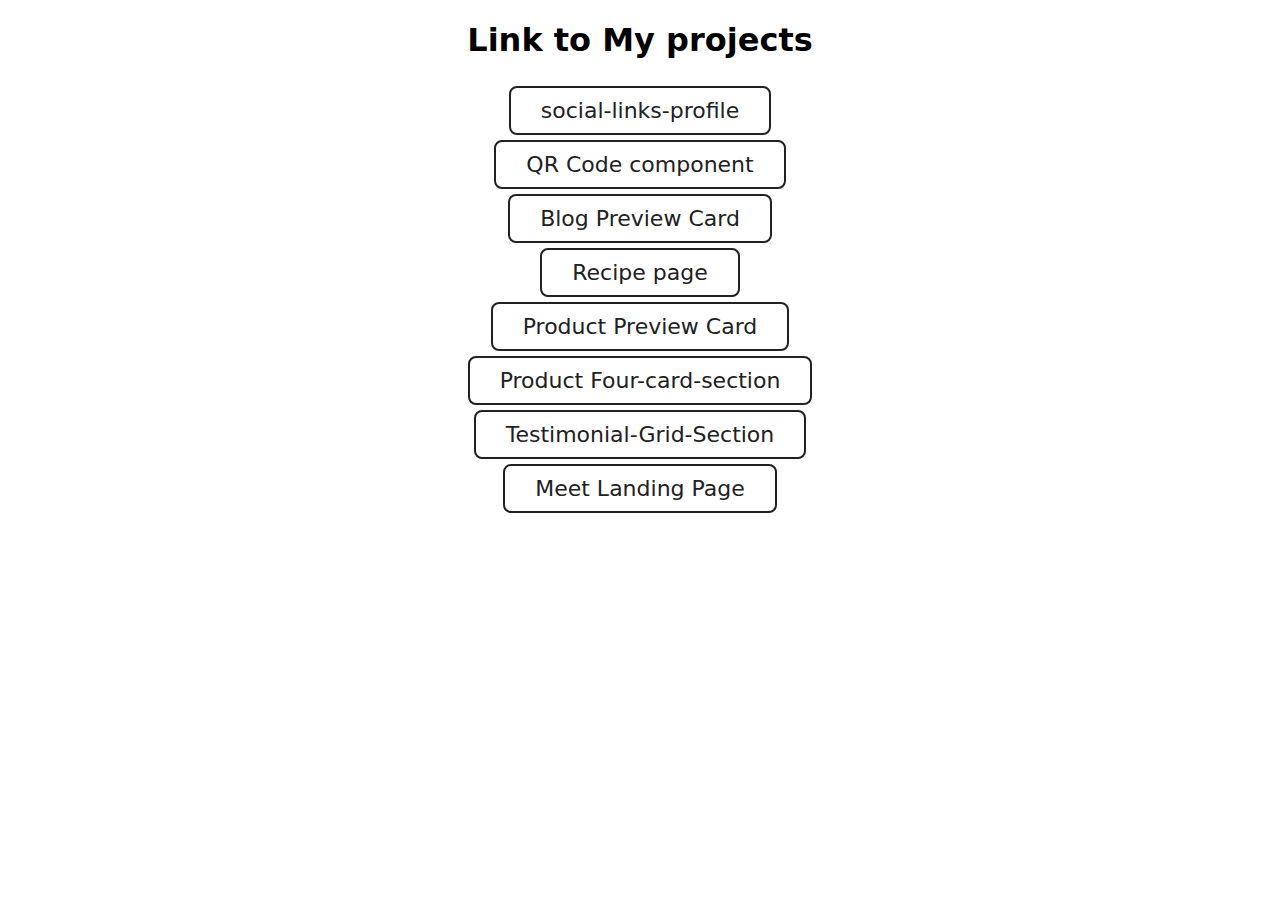
<file: index.html>
<!DOCTYPE html>
<html lang="en">

<head>
    <meta charset="UTF-8">
    <meta name="viewport" content="width=device-width, initial-scale=1.0">
    <title>Document</title>
</head>

<body>
    <style>
        * {
            box-sizing: border-box;
        }

        body {
            margin: 0;
            font-family: system-ui, sans-serif;
            color: black;
            background-color: white;

        }

        a {
            text-decoration: none;
            color: rgb(255, 243, 243);
            font-size: 20px;
        }

        .btn {
            background-color: #fff;
            padding: 10px 30px;
            border-radius: 8px;
            color: #212121;
            text-decoration: none;
            border: 2px solid #212121;
            margin-top: 5px;
            font-size: 22px;
        }

        .btn:hover{
            background-color: yellowgreen;
            color: white;
            /* border-bottom:solid 2px rgb(207, 104, 104) ; */

        }

        .projectLinks {
            display: flex;
            justify-content: center;
            align-items: center;
            flex-direction: column;
        }

    </style>
    <div class="projectLinks">
        <h1>Link to My projects</h1>
        <a class="btn" href="social-links-profile-main/index.html">social-links-profile</a>
        <a class="btn" href="qr-code-component/index.html">QR Code component</a>
        <a class="btn" href="blog-preview-card-main/index.html">Blog Preview Card</a>
        <a class="btn" href="recipe-page-main/index.html">Recipe page</a>
        <a class="btn" href="product-preview-card-component-main/index.html">Product Preview Card</a>
        <a class="btn" href="four-card-feature-section-master/index.html">Product Four-card-section</a>
        <a class="btn" href="testimonials-grid-section-main/index.html">Testimonial-Grid-Section</a>
        <a class="btn" href="meet-landing-page/index.html">Meet Landing Page</a>
    </div>
</body>
</html>
</file>
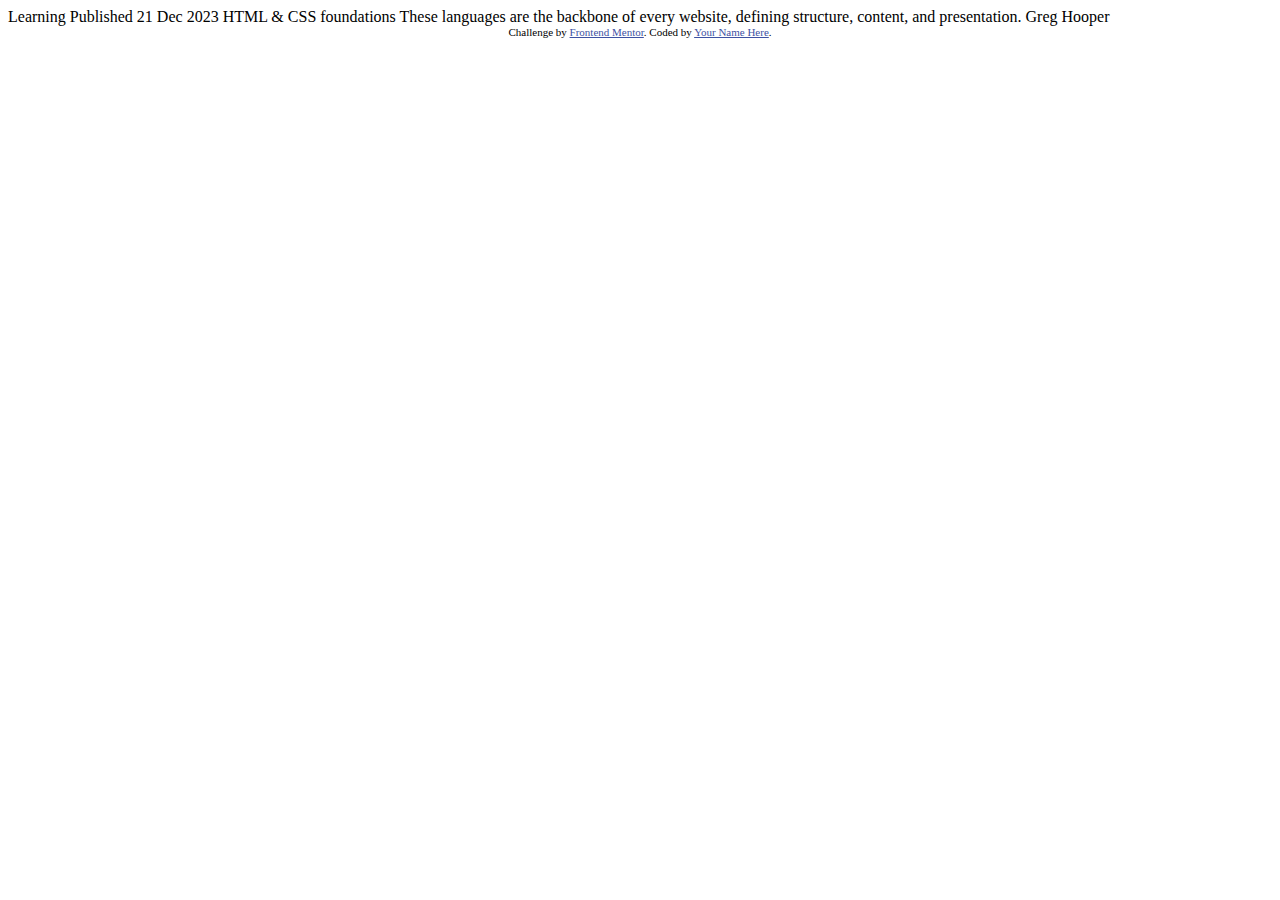
<file: blog-preview-card-main/index.html>
<!DOCTYPE html>
<html lang="en">
<head>
  <meta charset="UTF-8">
  <meta name="viewport" content="width=device-width, initial-scale=1.0"> <!-- displays site properly based on user's device -->

  <link rel="icon" type="image/png" sizes="32x32" href="./assets/images/favicon-32x32.png">
  
  <title>Frontend Mentor | Blog preview card</title>

  <!-- Feel free to remove these styles or customise in your own stylesheet 👍 -->
  <style>
    .attribution { font-size: 11px; text-align: center; }
    .attribution a { color: hsl(228, 45%, 44%); }
  </style>
</head>
<body>

  Learning

  Published 21 Dec 2023

  HTML & CSS foundations

  These languages are the backbone of every website, defining structure, content, and presentation.

  Greg Hooper
  
  <div class="attribution">
    Challenge by <a href="https://www.frontendmentor.io?ref=challenge" target="_blank">Frontend Mentor</a>. 
    Coded by <a href="#">Your Name Here</a>.
  </div>
</body>
</html>
</file>
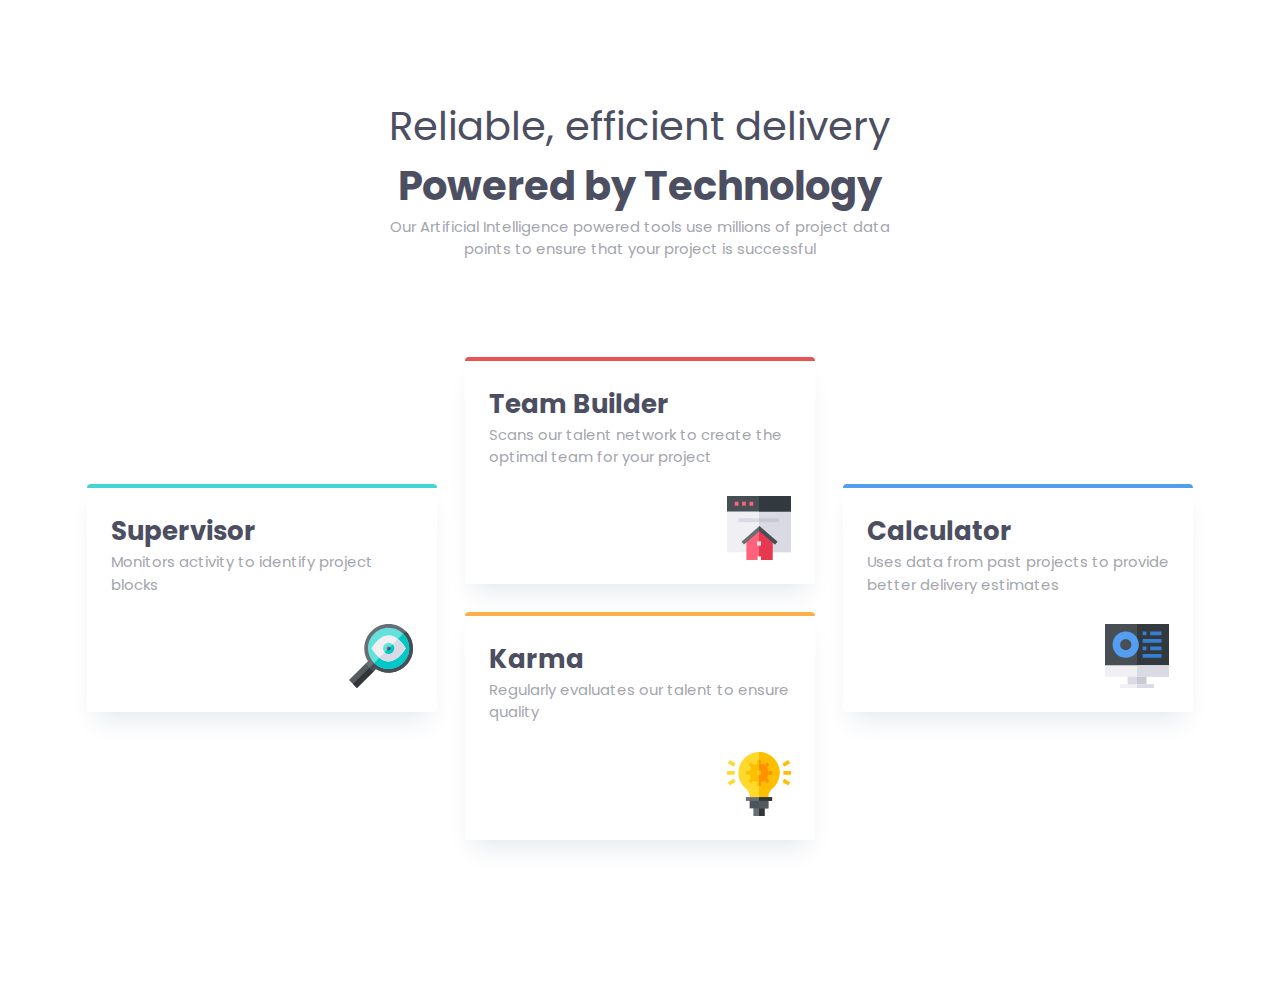
<file: four-card-feature-section-master/index.html>
<!DOCTYPE html>
<html lang="en">

<head>
  <meta charset="UTF-8">
  <meta name="viewport" content="width=device-width, initial-scale=1.0">
  <!-- displays site properly based on user's device -->

  <link rel="icon" type="image/png" sizes="32x32" href="./images/favicon-32x32.png">
  <link rel="stylesheet" href="style.css">

  <title>Frontend Mentor | Four card feature section</title>

</head>

<body>

  <header>
    <div class="wrapper-head">
      <h1 class="title">Reliable, efficient delivery<span class="title2">
          <b>Powered by Technology</b>
        </span></h1>
      <p class="summary">
        Our Artificial Intelligence powered tools use millions of project data points to ensure that your project is
        successful
      </p>
    </div>
  </header>

  <main>
    <div class="wrapper-card">
      <div class="layout-card">
        <div class="col">
          <div class="card border-cyan">
            <h2 class="card_title">Supervisor</h2>
            <p class="card-summary">Monitors activity to identify project blocks</p>
            <img class="card_img"  src="images/icon-supervisor.svg" alt="">
          </div>
        </div>
        <div class="col">
          <div class="card border-red">
            <h2 class="card_title">Team Builder</h2>
            <p class="card-summary"> Scans our talent network to create the optimal team for your project</p>
            <img class="card_img" src="images/icon-team-builder.svg" alt="">
          </div>
          <div class="card border-orange">
            <h2 class="card_title">Karma</h2>
            <p class="card-summary"> Regularly evaluates our talent to ensure quality</p>
            <img class="card_img" src="images/icon-karma.svg" alt="">
          </div>
        </div>
        <div class="col">
          <div class="card border-blue">
            <h2 class="card_title">Calculator</h2>
            <p class="card-summary"> Uses data from past projects to provide better delivery estimates</p>
            <img class="card_img" src="images/icon-calculator.svg" alt="">
          </div>
        </div>
      </div>
    </div>
  </main>



  <!-- <footer>
    <div class="attribution">
      Challenge by <a href="https://www.frontendmentor.io?ref=challenge" target="_blank">Frontend Mentor</a>.
      Coded by <a href="https://github.com/Danish030">Danish Ansari</a>
    </div>
  </footer> -->
</body>

</html>
</file>
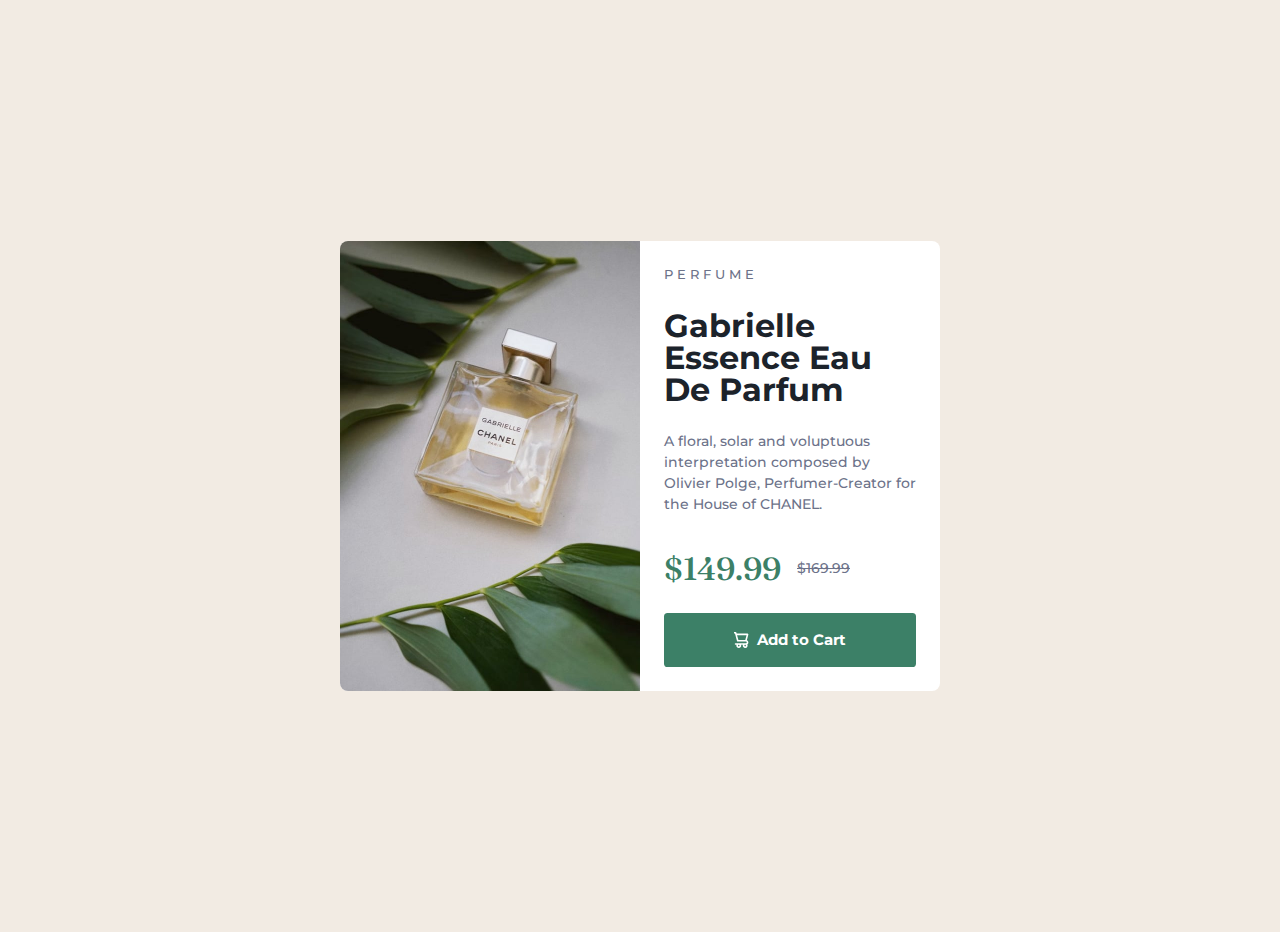
<file: product-preview-card-component-main/index.html>
<!DOCTYPE html>
<html lang="en">
<head>
  <meta charset="UTF-8">
  <meta name="viewport" content="width=device-width, initial-scale=1.0"> <!-- displays site properly based on user's device -->
  <link rel="icon" type="image/png" sizes="32x32" href="./images/favicon-32x32.png">
  <link rel="stylesheet" href="style.css">
  <title>Frontend Mentor | Product preview card component</title>

</head>
<body>
  <main class="container">
      <picture class="image">
        <source srcset="images/image-product-desktop.jpg" media="(min-width:600px)"
        > 
        <img src="images/image-product-mobile.jpg" alt="" srcset="">
      </picture>
    <section class="product_content">
      <p class="perfume">Perfume</p>
      <h1 class="perfume-name">Gabrielle Essence Eau De Parfum</h1>
      <p class="perfume-summary">A floral, solar and voluptuous interpretation composed by Olivier Polge, Perfumer-Creator for the House of CHANEL.</p>
      <div class="price">
        <p class="offer-price">$149.99</p>
        <p class="actual-price"><s>$169.99</s></p>
      </div>
      <button class="btn-cart" data-icon="shopping-cart">Add to Cart</button>
    </secttion>
  </main>
  <!-- <footer>
    <div class="attribution">
      Challenge by <a href="https://www.frontendmentor.io?ref=challenge" target="_blank">Frontend Mentor</a>.
      Coded by <a href="https://github.com/Danish030">Danish Ansari</a>
    </div>
  </footer> -->
</body>
</html>
</file>
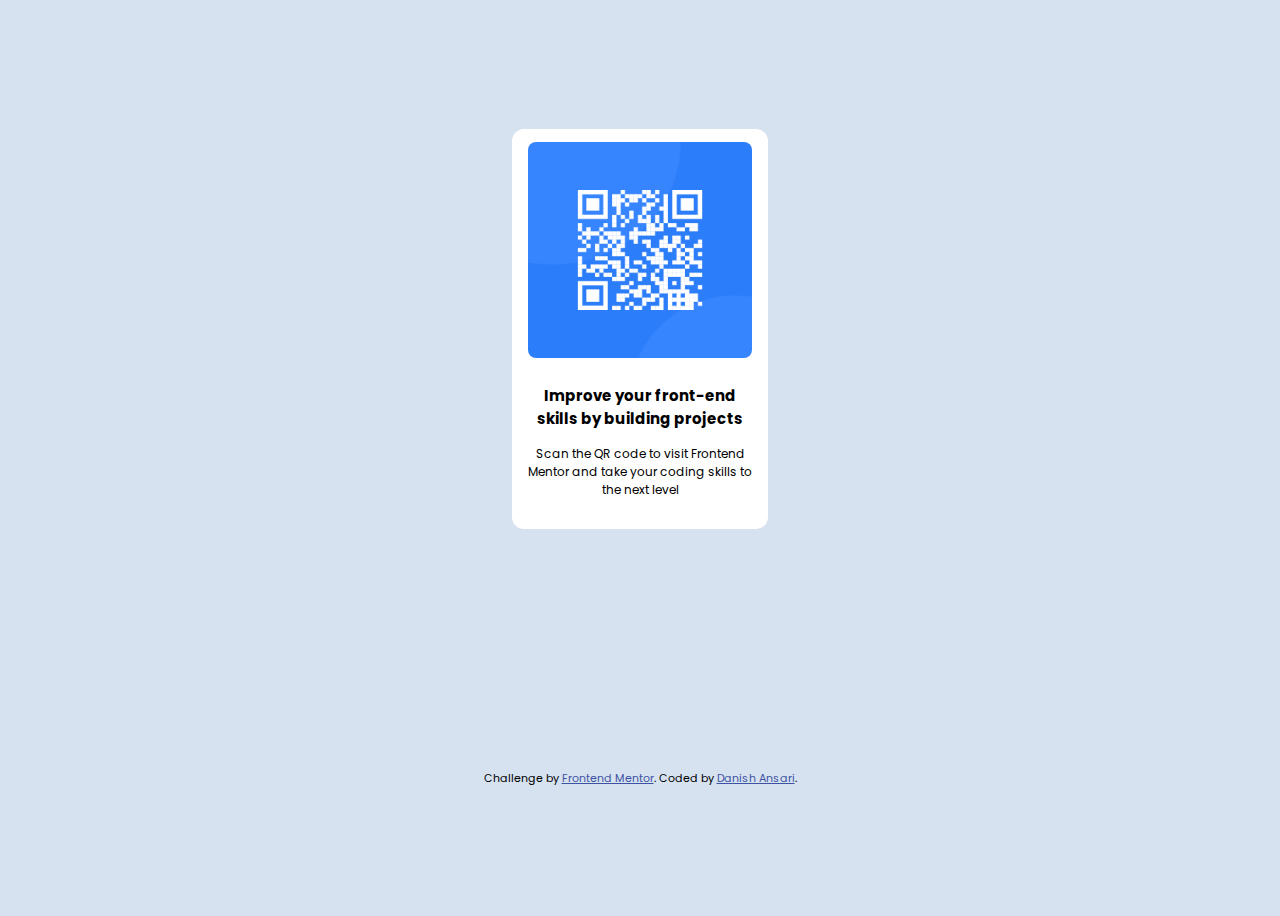
<file: qr-code-component/index.html>
<!DOCTYPE html>
<html lang="en">

<head>
  <meta charset="UTF-8">
  <meta name="viewport" content="width=device-width, initial-scale=1.0">
  <!-- displays site properly based on user's device -->

  <link rel="icon" type="image/png" sizes="32x32" href="./images/favicon-32x32.png">
  <link rel="stylesheet" href="style.css">

  <title>Frontend Mentor | QR code component</title>

</head>

<body>

  <div class="container">
    <div class="img-card">
      <img class="qr-img" src="images/image-qr-code.png" alt="" srcset="">
    </div>
    <div class="details-card">
      <h3 class="title">Improve your front-end skills by building projects</h3>
      <p class="qr-details"> Scan the QR code to visit Frontend Mentor and take your coding skills to the next level</p>
    </div>
  </div>



  <div class="attribution">
    Challenge by <a href="https://www.frontendmentor.io?ref=challenge" target="_blank">Frontend Mentor</a>.
    Coded by <a href="https://github.com/Danish030">Danish Ansari</a>.
  </div>
</body>

</html>
</file>
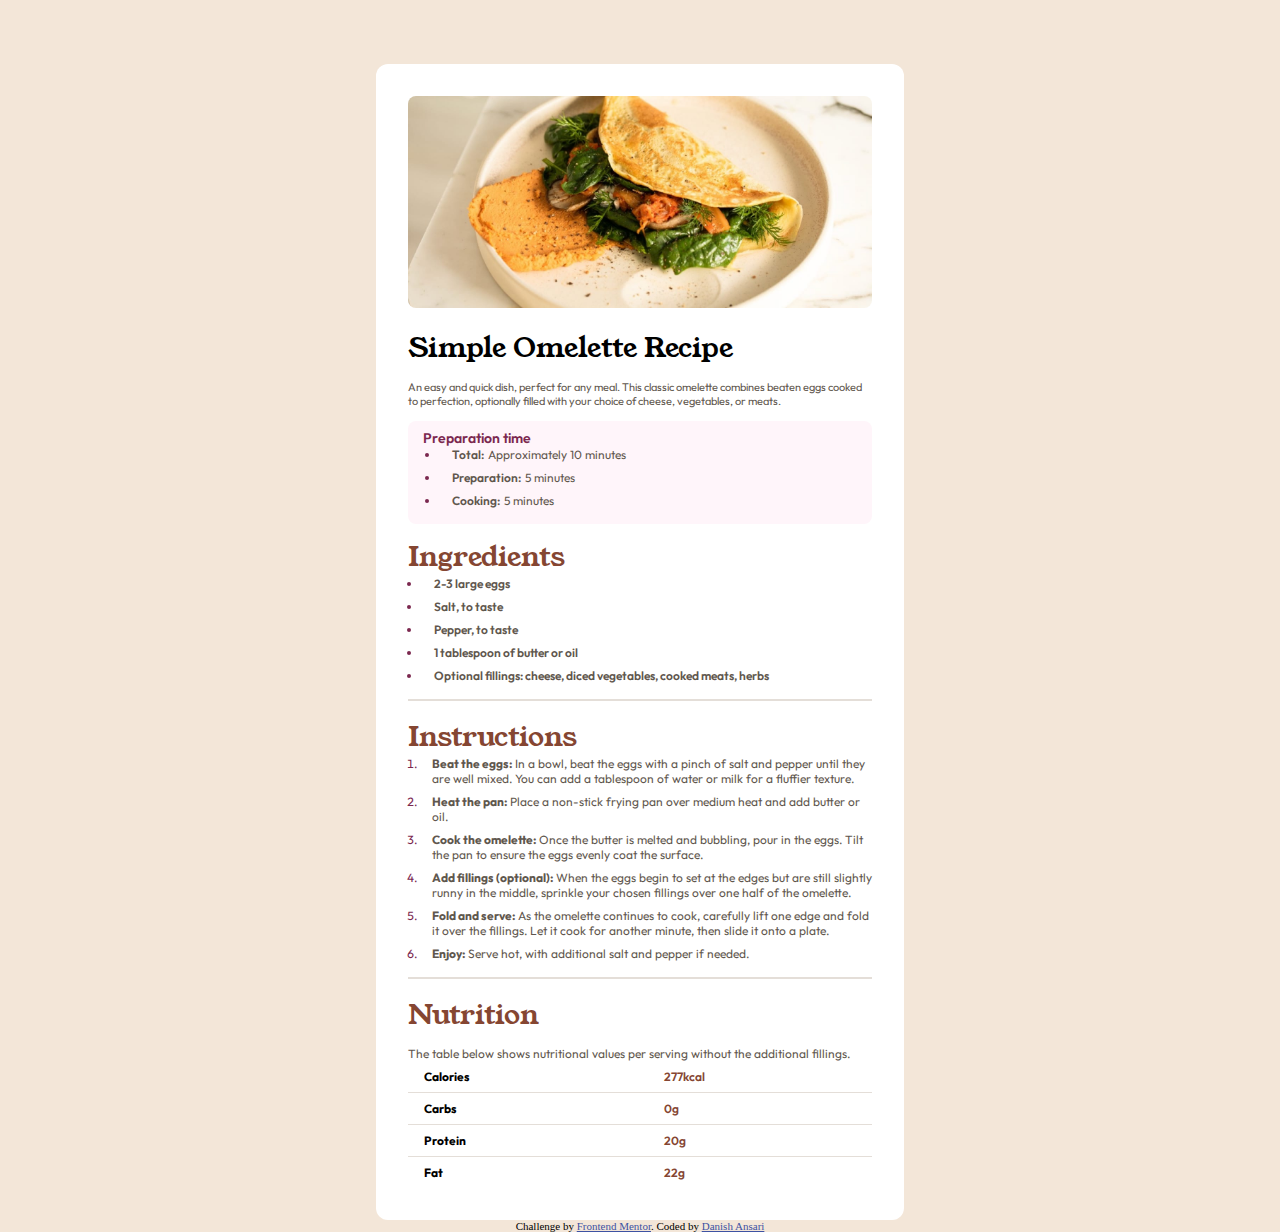
<file: recipe-page-main/index.html>
<!DOCTYPE html>
<html lang="en">

<head>
  <meta charset="UTF-8">
  <meta name="viewport" content="width=device-width, initial-scale=1.0">
  <!-- displays site properly based on user's device -->
  <link rel="icon" type="image/png" sizes="32x32" href="./assets/images/favicon-32x32.png">
  <link rel="stylesheet" href="style.css">
  <title>Frontend Mentor | Recipe page</title>
</head>
<body>
  <main class="container">
    <section class="recipe">
      <img src="assets/images/image-omelette.jpeg" alt="" class="recipe-img">
      <h2 class="recipe-title"> Simple Omelette Recipe</h2>
      <p class="recipe-summary"> An easy and quick dish, perfect for any meal. This classic omelette combines beaten
      eggs cooked
      to perfection, optionally filled with your choice of cheese, vegetables, or meats.</p>
    </section>


      <!-- recipe-preparation -->
      <section class="recipe-prep">
      <p class="prep-title">Preparation time</p>
      <ul class="prep-time">
        <li><span class="li-title">Total:</span>Approximately 10 minutes</li>
        <li><span class="li-title">Preparation:</span></span>5 minutes</li>
        <li><span class="li-title">Cooking:</span>5 minutes</li>
      </ul>
      </section>

      <!-- recipe-ingredients -->
      <section class="recipe-ingredients">
      <h1 class="ingredients-title">Ingredients</h1>
      <ul class="ingredients-list">
        <li><span class="ingredients-item">2-3 large eggs</span></li>
        <li><span class="ingredients-item">Salt, to taste</span></li>
        <li><span class="ingredients-item">Pepper, to taste</span></li>
        <li><span class="ingredients-item">1 tablespoon of butter or oil</span></li>
        <li><span class="ingredients-item">Optional fillings: cheese, diced vegetables, cooked meats, herbs</span></li>
      </ul>
      </section>

      <hr class="seprator">

      <!-- recipe-instructions -->
      <section class="recipe-instructions">
      <h1 class="instructions-title">Instructions</h1>
      <ol class="instructions-list">
        <li><b>Beat the eggs:</b> In a bowl, beat the eggs with a pinch of salt and pepper until they are well mixed. You can add a tablespoon of water or milk for a fluffier texture.</li>
        <li><b>Heat the pan:</b> Place a non-stick frying pan over medium heat and add butter or oil.</li>
        <li><b>Cook the omelette:</b> Once the butter is melted and bubbling, pour in the eggs. Tilt the pan to ensure the eggs evenly coat the surface.</li>
        <li><b>Add fillings (optional):</b> When the eggs begin to set at the edges but are still slightly runny in the middle, sprinkle your chosen fillings over one half of the omelette.</li>
        <li><b>Fold and serve:</b> As the omelette continues to cook, carefully lift one edge and fold it over the fillings. Let it cook for another minute, then slide it onto a plate.</li>
        <li><b>Enjoy:</b> Serve hot, with additional salt and pepper if needed.</li>
      </ol>
      </section>

      <hr class="seprator">

      <!-- Nutrition -->
      <section class="nutrition">
      <h1 class="nutrition-title">Nutrition</h1>
      <p class="nutrition-summary"> The table below shows nutritional values per serving without the additional
        fillings.</p>
      <table class="nutrition-table">
        <tr>
        <th>Calories</th>
        <td class="nutrition-value">277kcal</td>
        </tr>
        <tr>
        <th>Carbs</th>
        <td class="nutrition-value">0g</td>
        </tr>
        <tr>
        <th>Protein</th>
        <td class="nutrition-value">20g</td>
        </tr>
        <tr>
        <th>Fat</th>
        <td class="nutrition-value">22g</td>
        </tr>
      </table>
      </section>

  </main>

  <footer>
    <div class="attribution">
      Challenge by <a href="https://www.frontendmentor.io?ref=challenge" target="_blank">Frontend Mentor</a>.
      Coded by <a href="https://github.com/Danish030">Danish Ansari</a>
    </div>
  </footer>
</body>
</body>

</html>
</file>
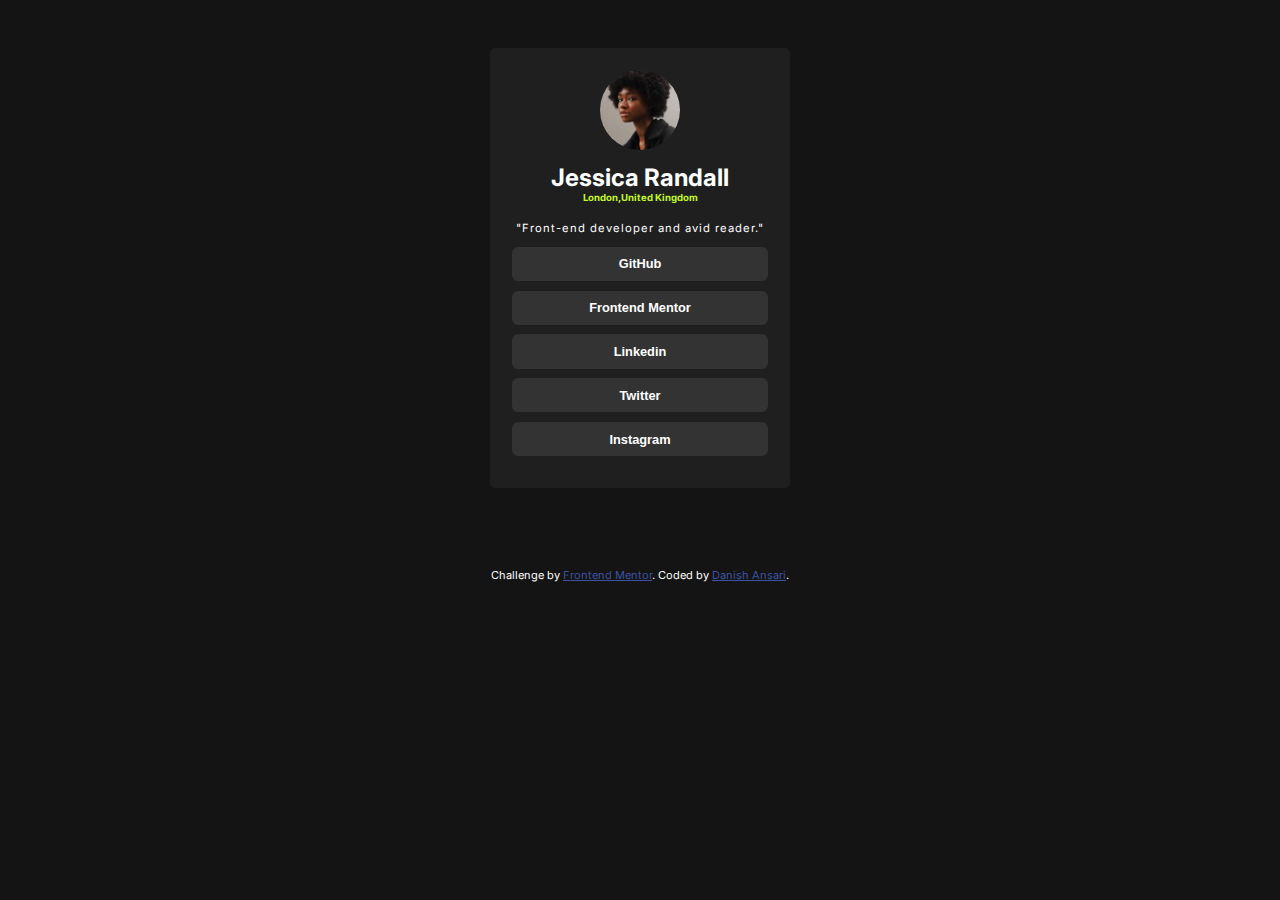
<file: social-links-profile-main/index.html>
<!DOCTYPE html>
<html lang="en">
<head>
  <meta charset="UTF-8">
  <meta name="viewport" content="width=device-width, initial-scale=1.0"> <!-- displays site properly based on user's device -->
  <link
  href="https://fonts.googleapis.com/css2?family=Inter:wght@400;600;700&display=swap"
  rel="stylesheet"
/>
<link
  rel="icon"
  type="image/png"
  sizes="32x32"
  href="./assets/images/favicon-32x32.png"
/>
  <link rel="icon" type="image/png" sizes="32x32" href="./assets/images/favicon-32x32.png">
  <link rel="stylesheet" href="style.css">
  <title>Frontend Mentor | Social links profile</title>
</head>
<body>
  <div class="container">
    <div class="profile">
    <img class="profile_img" src="assets/images/avatar-jessica.jpeg" alt="">
    <h2 class="name">Jessica Randall</h2>
    <p class="location">London,United Kingdom</p>
    <p class="job-title">"Front-end developer and avid reader."</p>
  </div>
<div class="btnCard">
  <button class="btn">GitHub</button>
  <button class="btn">Frontend Mentor</button>
  <button class="btn">Linkedin</button>
  <button class="btn">Twitter</button>
  <button class="btn">Instagram</button>
</div>
</div>
  
  <div class="attribution">
    Challenge by <a href="https://www.frontendmentor.io?ref=challenge" target="_blank">Frontend Mentor</a>. 
    Coded by <a href="https://github.com/Danish030">Danish Ansari</a>.
  </div>
</body>
</html>
</file>
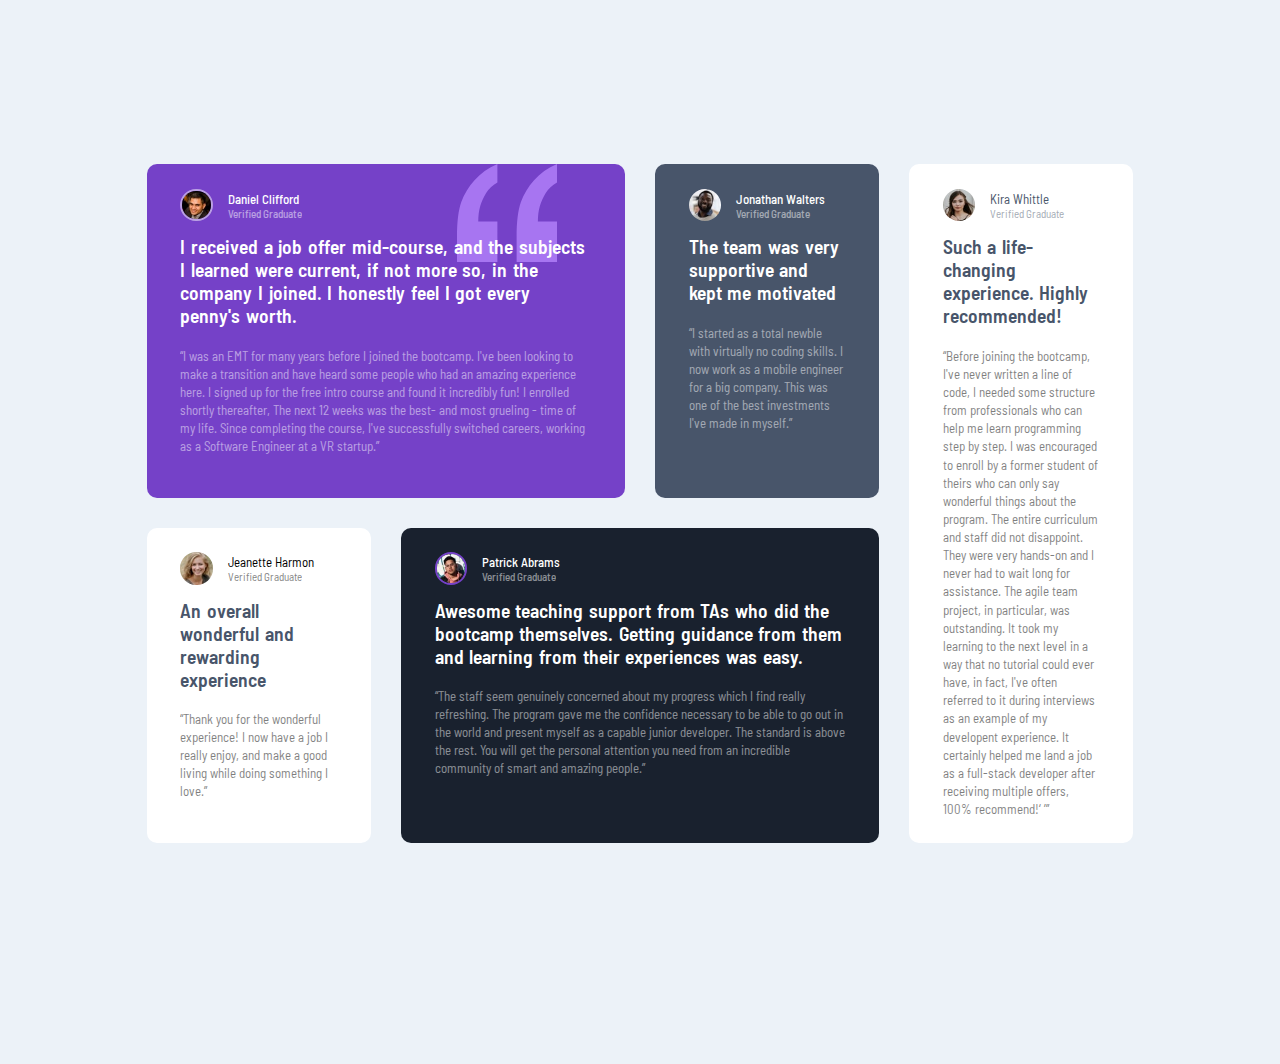
<file: testimonials-grid-section-main/index.html>
<!DOCTYPE html>
<html lang="en">

<head>
    <meta charset="UTF-8">
    <meta name="description" content="Testimonials Grid Section - Frontend Mentor">
    <meta name="keywords" content="Testimonials Grid Section,Frontend Mentor">
    <meta http-equiv="X-UA-Compatible" content="IE=edge">
    <meta name="viewport" content="width=device-width, initial-scale=1.0">
    <link rel="icon" type="image/png" sizes="32x32" href="images/favicon-32x32.png">

    <link rel="stylesheet" href="style.css">

    <title>Testimonials Grid Section</title>
</head>

<body>
    <main>

        <!-- Testimonials Section -->
        <section class="testimonials-section">

            <!-- Section 1 -->
            <section class="section-1">

                <!-- Author -->
                <section class="author">

                    <img class="author-img" src="images/image-daniel.jpg" alt="author-img">
                    <section class="author-info">

                        <p class="author-name">Daniel Clifford</p>
                        <p class="author-describtion">Verified Graduate</p>
                    </section>
                </section>
                <!-- Highlighted Content -->
                <section class="highlight-content">

                    <p>I received a job offer mid-course, and the subjects I learned
                        were current, if not more so, in the company I joined. I
                        honestly feel I got every penny's worth.</p>
                </section>
                <!-- Content -->
                <section class="content">

                    <q>I was an EMT for many years before I joined the bootcamp. I've been looking to make a
                        transition and have heard some people who had an amazing experience here. I signed up for
                        the free intro course and found it incredibly fun! I enrolled shortly thereafter, The next 12
                        weeks was the best- and most grueling - time of my life. Since completing the course, I've
                        successfully switched careers, working as a Software Engineer at a VR startup.</q>
                </section>
            </section>
            <!-- Section 2 -->
            <section class="section-2">

                <!-- Author -->
                <section class="author">

                    <img class="author-img" src="images/image-jonathan.jpg" alt="author-img">
                    <section class="author-info">

                        <p class="author-name">Jonathan Walters</p>
                        <p class="author-describtion">Verified Graduate</p>
                    </section>
                </section>
                <!-- Highlighted Content -->
                <section class="highlight-content">

                    <p>The team was very
                        supportive and kept me
                        motivated
                    </p>
                </section>
                <!-- Content -->
                <section class="content">

                    <q>I started as a total newble with
                        virtually no coding skills. I now work
                        as a mobile engineer for a big
                        company. This was one of the best
                        investments I've made in myself.</q>
                </section>
            </section>
            <!-- Section 3 -->
            <section class="section-3">

                <!-- Author -->
                <section class="author">

                    <img class="author-img" src="images/image-kira.jpg" alt="author-img">
                    <section class="author-info">

                        <p class="author-name">Kira Whittle</p>
                        <p class="author-describtion">Verified Graduate</p>
                    </section>
                </section>
                <!-- Highlighted Content -->
                <section class="highlight-content">

                    <p>Such a life-changing
                        experience. Highly
                        recommended!
                    </p>
                </section>
                <!-- Content -->
                <section class="content">

                    <q>Before joining the bootcamp, I've
                        never written a line of code, I needed
                        some structure from professionals
                        who can help me learn programming
                        step by step. I was encouraged to
                        enroll by a former student of theirs
                        who can only say wonderful things
                        about the program. The entire
                        curriculum and staff did not
                        disappoint. They were very hands-on
                        and I never had to wait long for
                        assistance. The agile team project, in
                        particular, was outstanding. It took
                        my learning to the next level in a way
                        that no tutorial could ever have, in
                        fact, I've often referred to it during
                        interviews as an example of my
                        developent experience. It certainly
                        helped me land a job as a full-stack
                        developer after receiving multiple
                        offers, 100% recommend!<q>
                </section>
            </section>
            <!-- Section 4 -->
            <section class="section-4">

                <!-- Author -->
                <section class="author">

                    <img class="author-img" src="images/image-jeanette.jpg" alt="author-img">
                    <section class="author-info">

                        <p class="author-name">Jeanette Harmon</p>
                        <p class="author-describtion">Verified Graduate</p>
                    </section>
                </section>
                <!-- Highlighted Content -->
                <section class="highlight-content">

                    <p>An overall wonderful
                        and rewarding
                        experience
                    </p>
                </section>
                <!-- Content -->
                <section class="content">

                    <q>Thank you for the wonderful
                        experience! I now have a job I really
                        enjoy, and make a good living while
                        doing something I love.</q>
                </section>
            </section>
            <!-- Section 5 -->
            <section class="section-5">

                <!-- Author -->
                <section class="author">

                    <img class="author-img" src="images/image-patrick.jpg" alt="author-img">
                    <section class="author-info">

                        <p class="author-name">Patrick Abrams</p>
                        <p class="author-describtion">Verified Graduate</p>
                    </section>
                </section>
                <!-- Highlighted Content -->
                <section class="highlight-content">

                    <p>Awesome teaching support from TAs who did the bootcamp
                        themselves. Getting guidance from them and learning from
                        their experiences was easy.
                    </p>
                </section>
                <!-- Content -->
                <section class="content">

                    <q>The staff seem genuinely concerned about my progress which I find really refreshing. The
                        program gave me the confidence necessary to be able to go out in the world and present
                        myself as a capable junior developer. The standard is above the rest. You will get the
                        personal attention you need from an incredible community of smart and amazing people.</q>
                </section>
            </section>
        </section>
    </main>
</body>

</html>
</file>
<file: four-card-feature-section-master/style.css>
/* font-family */
@import url("https://fonts.googleapis.com/css2?family=Poppins:ital,wght@0,100;0,200;0,300;0,400;0,500;0,600;0,700;0,800;0,900;1,100;1,200;1,300;1,400;1,500;1,600;1,700;1,800;1,900&display=swap");

:root {
  /* Primary */
  --border-primary-red: hsl(0, 78%, 62%);
  --border-primary-cyan: hsl(180, 62%, 55%);
  --border-primary-orange: hsl(34, 97%, 64%);
  --border-primary-blue: hsl(212, 86%, 64%);

  /* Neutral */

  --clr-neutral-900: hsl(234, 12%, 34%);
  --clr-neutral-400: hsl(229, 6%, 66%);
  --clr-neutral-100: hsl(0, 0%, 98%);
  --ff-poppins: "Poppins";
  --fw-light:200;
  --fw-normal:400;
  --fw-bold:700;
  --fs-400: 0.9275rem;
  --fs-500:1.25rem;
  --fs-600:1.625rem;
  --fs-900:2.5rem;
}
/* Your additional CSS code here */
/*
  Josh's Custom CSS Reset
  https://www.joshwcomeau.com/css/custom-css-reset/
*/
*,
*::before,
*::after {
  box-sizing: border-box;
}
* {
  margin: 0;
}
html,
body {
  height: 100%;
  font-family: var(--ff-poppins);
  font-weight: var(--fs-600);
}
body {
  line-height: 1.5;
  padding-block-end: 5rem;
  -webkit-font-smoothing: antialiased;
 
}
img,
picture,
video,
canvas,
svg {
  display: block;
  max-width: 100%;
}
input,
button,
textarea,
select {
  font: inherit;
}
p,
h1,
h2,
h3,
h4,
h5,
h6 {
  color: var(--clr-neutral-900);
  overflow-wrap: break-word;
}
#root,
#__next {
  isolation: isolate;
}


.attribution {
  font-size: 11px;
  text-align: center;
}
.attribution a {
  color: hsl(228, 45%, 44%);
}

/* main-styles */
.wrapper-head{
  margin-inline:auto ;
  max-width: 540px;
}

.wrapper-card{
  padding-inline: 2rem;
  max-width: 1170px;
  margin-inline: auto;
}

header{
  text-align: center;
  margin-block: 6rem;
}
.title{
  font-size: var(--fs-900);
  font-weight: var(--fw-normal);
  
}
h1{
  margin: 0;
  font-size: var(--fs-400);
}
p{
  font-size: var(--fs-400);
  font-weight: var(--fw-normal);
  color: var(--clr-neutral-400);
}

.layout-card{
  --gap: 1.75rem;
  display: flex;
  gap: var(--gap)
}

.layout-card > * {
  flex: 1;
}

.col{
  display: grid;
  place-items: center;
 gap: var(--gap);
}

.card{
  padding: 1.5rem;
  border-top: 0.25rem solid;
  border-radius: 0.25rem;
  box-shadow: 0 1rem 1.5rem -0.5rem rgb(0 50 100 /0.1) ;
}

.border-cyan{
  border-color: var(--border-primary-cyan);
}
.border-red{
  border-color: var(--border-primary-red);
}
.border-orange{
  border-color: var(--border-primary-orange);
}
.border-blue{
  border-color: var(--border-primary-blue);
}

.card_title{
font-size: var(--fs-600);
margin: 0;
}

.card_img{
  
  margin-top: 1.75rem;
  margin-left: auto; 
  /* it works if image is display block */
}
</file>
<file: product-preview-card-component-main/style.css>
@import url('https://fonts.googleapis.com/css2?family=Fraunces:ital,opsz,wght@0,9..144,100..900;1,9..144,100..900&display=swap');
@import url('https://fonts.googleapis.com/css2?family=Montserrat:ital,wght@0,100..900;1,100..900&display=swap');
/*
  1. Use a more-intuitive box-sizing model.
*/
*, *::before, *::after {
    box-sizing: border-box;
  }
  /*
    2. Remove default margin
  */
  * {
    margin: 0;
  }
  /*
    Typographic tweaks!
    3. Add accessible line-height
    4. Improve text rendering
  */
  body {
    line-height: 1.5;
    -webkit-font-smoothing: antialiased;
  }
  /*
    5. Improve media defaults
  */
  img, picture, video, canvas, svg {
    display: block;
    max-width: 100%;
  }
  /*
    6. Remove built-in form typography styles
  */
  input, button, textarea, select {
    font: inherit;
  }
  /*
    7. Avoid text overflows
  */
  p, h1, h2, h3, h4, h5, h6 {
    overflow-wrap: break-word;
  }
  /*
    8. Create a root stacking context
  */

h1,
h2,
h3 {
  line-height: 1;
}
  #root, #__next {
    isolation: isolate;
  }

@font-face {
    font-family: "Montserrat" ;
    src: url(https://fonts.google.com/specimen/Montserrat);
}

@font-face {
    font-family: "Fraunces" ;
    src: url(https://fonts.google.com/specimen/Fraunces);
}

:root {
    /* Primary */
    --clr-Primary: hsl(158, 36%, 37%);
    --clr-Dark: hsl(158, 36%, 20%);
    --clr-secondary: hsl(30, 38%, 92%);
    /* Neutral */
    --clr-blue-900: hsl(212, 21%, 14%);
    --clr-blue-400: hsl(228, 12%, 48%);
    --clr-White-100: hsl(0, 0%, 100%);
    /* Fonts */
    --ff-main: "Montserrat";
    --ff-secondary: "Fraunces";
    --fw-regular: 500;
    --fw-bold: 700;
    --fs-paragraph: 14px;
}

body{
   font-family: var(--ff-main);
   font-weight: var(--fw-regular);
   color: var(--clr-blue-400);
   font-size: 0.875rem;
   background-color: var(--clr-secondary);
   display: grid;
   place-items: center;
   margin: 1rem;
   min-height: 100vh;
}

.container{
    display: grid;
    background-color: var(--clr-White-100);
    border-radius: 0.5rem;
    overflow: hidden;
    max-width: 600px;
}

@media (min-width:600px){
    .container{
        grid-template-columns: 1fr 1fr;
    }
    .product_content{
        padding: 2rem;
    }
    
}

.product_content{
    display: grid;
    gap: 1rem;
    padding: 1.5rem;
}

.perfume{
    font-size: 0.8125rem;
    text-transform: uppercase;
    letter-spacing: 0.25rem;
}

.perfume-name{
    font-size: 2rem;
    color: var(--clr-blue-900);
}

.price{
    display: flex;
    flex-wrap: wrap;
    gap: 1rem;
    align-items: center;
}

.offer-price{
    font-family: var(--ff-secondary);
color: var(--clr-Primary);
font-size: 2rem;
}
.actual-price{
text-decoration: line-through;
}

.btn-cart{
    cursor: pointer;
    display: inline-flex;
    justify-content: center;
    align-items: center;
    font-family: var(--ff-main);
    font-weight: var(--fw-bold);
    font-size: 0.925rem;
    background-color: var(--clr-Primary);
    color: var(--clr-White-100);
    border: 0;
    gap: 0.5rem;
    padding: 0.75em 1.5em;
    border-radius: 0.225rem;
}

.btn-cart[data-icon="shopping-cart"]::before{
    content: "";
    background-image: url(images/icon-cart.svg);
    width: 15px;
    height: 16px;

}
.btn-cart:is(:hover,:focus){
    background-color:var(--clr-Dark) ;
}
</file>
<file: qr-code-component/style.css>
@import url("https://fonts.googleapis.com/css2?family=Outfit:wght@100..900&family=Poppins:ital,wght@0,100;0,200;0,300;0,400;0,500;0,600;0,700;0,800;0,900;1,100;1,200;1,300;1,400;1,500;1,600;1,700;1,800;1,900&display=swap");

:root {
  --White: hsl(0, 0%, 100%);
  --Slate: hsl(212, 45%, 89%);
}

* {
  box-sizing: border-box;
}

body {
  font-family: poppins;
  background-color: var(--Slate);
}

.container {
  display: grid;
  place-items: center;
  background-color: var(--White);
  border-radius: 12px;
  height: 25rem;
  width: 16rem;
}

.qr-img {
  width: 14rem;
  height: 13.5rem;
  border-radius: 8px;
  object-fit: fill;
  margin-bottom: -1.5rem;
}

.details-card {
  text-align: center;
  padding: 0.2em 0.8rem 0.3rem 0.8rem;
}

.title {
  font-size: 15px;
}

.qr-details {
  font-size: 12px;
}

@media (min-width: 600px) {
  body {
    min-height: 100vh;
    display: grid;
    place-items: center;
  }
}
@media (min-width: 375px) {
  body {
    min-height: 100vh;
    display: grid;
    place-items: center;
  }
}

.attribution {
  font-size: 11px;
  text-align: center;
}
.attribution a {
  color: hsl(228, 45%, 44%);
}
</file>
<file: recipe-page-main/style.css>
/* outfit */
@import url('https://fonts.googleapis.com/css2?family=Outfit:wght@100..900&display=swap');
/* young serif */
@import url('https://fonts.googleapis.com/css2?family=Young+Serif&display=swap');

:root{
    --White: hsl(0, 0%, 100%);
    --Stone-100: hsl(30, 54%, 90%);
    --Stone-150: hsl(30, 18%, 87%);
    --Stone-600: hsl(30, 10%, 34%);
    --Stone-900: hsl(24, 5%, 18%);
    --Brown-800: hsl(14, 45%, 36%);
    --Rose-800: hsl(332, 51%, 32%);
    --Rose-50: hsl(330, 100%, 98%);
    --ff-outfit: 'Outfit', sans-serif;
    --ff-young-serif: 'Young Serif', serif;
}

* {
    margin: 0;
    padding: 0;
    box-sizing: border-box;
}

body{
    background-color:var(--Stone-100);
    display: grid;
    place-items: center;
    min-height: 100vh;
    font-size: 1ren;
}


  

.container{
    max-width: 100%;
    width: 33rem;
    background-color: var(--White);
    font-size: 12px;
    padding: 2rem;
    margin-top: 4rem;
    border-radius: 12px;
}

h1,h2{
    font-family: var(--ff-young-serif);
    font-weight: 400;
    font-size: 1.75rem;
}

p,span,li{
    font-family: var(--ff-outfit);
    color: var(--Stone-600);
}

li{
    margin-bottom: 8px;
}

img{
    width: 100%;
    border-radius: 8px;
}
.recipe img{
margin-bottom: 
1rem;
}
.recipe .recipe-title{
margin-bottom: 0.8rem;
}

.recipe .recipe-summary{
margin-bottom: 0.8rem;
font-size: 11px;
}

.recipe-prep{
    background-color: var(--Rose-50);
    padding:0.5rem 2rem ;
    border-radius: 8px;
    margin-bottom: 0.8rem;
}

.prep-title{
    color: var(--Rose-800);
    font-weight: 600;
    font-size: 14px;
    margin-left:-17px;
}

li::marker {
    color: var(--Rose-800);
  }

  li span {
    position: relative;
    left: 12px;
    color: var(--Stone-600);
    font-family: var(--ff-outfit);
    font-size: 1
    2px;
    font-weight: 600;
    margin-right: 16px;
  }

  .ingredients-title{
    color: var(--Brown-800);
  }

  .ingredients-list{
    margin-left: 14px;
  }
  .ingredients-item{
    left: 12px;
    margin-right: 16px;
  }

  .recipe-ingredients{
    margin-bottom: 1rem;
  }

  .seprator{
    margin-bottom: 1rem;
    border: none;
    border-top: 2px solid var(--Stone-150)
  }

.recipe-instructions{
    margin-bottom: 1rem;
}
  
  .instructions-title{
    color: var(--Brown-800);
  }

  .instructions-list li {
    margin-left: 12px;
    padding-left: 12px; /* Adds space between the number and the text */
  }

  .nutrition-title{
    color: var(--Brown-800);
    margin-bottom: 0.8rem;
  }

  .nutrition-table {
    width: 100%; /* Ensure the table takes up full width of its container */
    border-collapse: collapse; /* Removes the default space between table cells */
    font-family: var(--ff-outfit);
  }
  
  .nutrition-table th, .nutrition-table td {
    padding: 0.5rem 1rem; /* Adjust padding for cells */
    text-align: left; /* Align text to the left */
  }
  
  .nutrition-table td {
    color: var(--Brown-800); /* Styling for table headers */
    font-weight: 600;
  }
  

  
  .nutrition-table tr {
    border-bottom: 1px solid var(--Stone-150); /* Add bottom border to rows */
  }
  
  .nutrition-table tr:last-child {
    border-bottom: none; /* Remove bottom border from the last row */
  }
  










.attribution { font-size: 11px; text-align: center; }
.attribution a { color: hsl(228, 45%, 44%); }
</file>
<file: social-links-profile-main/style.css>
* {
    margin: 0;
    padding: 0;
    box-sizing: border-box;
  }

:root {
    /* Primary */
    --Green: hsl(75, 94%, 57%);
    /* Neutral */
    --White: hsl(0, 0%, 100%);
    --Grey: hsl(0, 0%, 20%);
    --Dark-Grey: hsl(0, 0%, 12%);
    --Off-Black: hsl(0, 0%, 8%);
  }

  body{
    font-family: 'Inter', sans-serif;
    background-color: var(--Off-Black);
    color: var(--White);
    min-height: 1vh;
    padding: 1.8rem 3rem;
    display: flex;
    flex-direction: column;
  }

  .container{
    background-color: var(--Dark-Grey);
    padding: 1.4rem;
    margin: auto;
    height: 28rem;
    width: 18rem;
    border-radius: 0.3rem;
  }
   .profile{
    display: flex;
    align-items: center;
    justify-content: center;
    flex-direction: column;
    text-align: center;
   }
  .profile_img{
    height: 80px;
    width: 80px;
    object-fit: cover;
    border-radius: 50%;
    margin-bottom: 0.8rem;
  }
.location{
color: var(--Green);
font-size: 0.6rem;
margin-bottom: 1.1rem;
font-weight: bold;
}

.job-title{
    font-size: 0.65rem;
    margin-bottom: 0.75rem;
    letter-spacing: 1px;
}
.btnCard{
    display: flex;
    flex-direction: column;

}
  .btn{
    background-color: var(--Grey);
    color: var(--White);
    padding: 0.6rem 0.8rem;
  border: none;
  border-radius: 0.4rem;
  margin-bottom: 0.6rem;
  font-weight: bold;
  font-size: 0.8rem;

  }

  .btn:hover {
    background-color: var(--Green);
    color: var(--Off-Black);
  }
  @media only screen and (min-width: 375px) {
    .container {
      max-width: 375px;
    }
  
    .job-title {
      font-size: 0.7rem;
      letter-spacing: 1px;
    }
  }
  
  @media only screen and (min-width: 768px) {
    body {
      padding: 3rem 5rem;
    }
  
    .container {
      height: auto;
      width: 300px;
    }
  }
  
  .attribution {
    font-size: 11px;
    text-align: center;
    margin-top: 80px;
  }
  
  .attribution a {
    color: hsl(228, 45%, 44%);
  }
</file>
<file: testimonials-grid-section-main/style.css>
@import url("https://fonts.googleapis.com/css2?family=Barlow+Semi+Condensed:wght@500;600&display=swap");
:root {
  --light-gray: hsl(0, 0%, 81%);
  --light-grayish-blue: hsl(210, 46%, 95%);
  --modarate-violet: hsl(263, 55%, 52%);
  --dark-grayish-blue: hsl(217, 19%, 35%);
  --dark-blackish-blue: hsl(219, 29%, 14%);
  --white: hsl(0, 0%, 100%);
  --light-white: rgba(255, 255, 255, 0.5);
  --black: hsl(0, 0%, 0%);
  --body-font: "Barlow Semi Condensed", sans-serif;
}

*,
*:before,
*:after {
  box-sizing: border-box;
  margin: 0;
  padding: 0;
}

html {
  font-size: 0.81rem;
}

body {
  -ms-overflow-style: none; /* for Internet Explorer, Edge */
  scrollbar-width: none; /* for Firefox */
  overflow-y: scroll;
  min-height: 100vh;
  background-color: var(--light-grayish-blue);
  font-family: var(--body-font);
}
body::-webkit-scrollbar {
  display: none; /* for Chrome, Safari, and Opera */
}

/** Testimonials Section **/

.testimonials-section {
  margin: 0 auto;
  margin-top: 12.692rem;
  margin-bottom: 12.692rem;
  max-width: 77.083%;
  display: grid;
  grid-template-columns: repeat(4, 1fr);
  gap: 2.308rem;
  justify-content: center;
}

/** Testimonial Sections **/

.testimonials-section > * {
  display: flex;
  flex-direction: column;
  gap: 14px;
  border-radius: 10px;
  padding: 1.9rem 2.6rem;
}

.section-1,
.section-2,
.section-5 {
  color: var(--white);
}
.section-3,
.section-4 {
  background-color: var(--white);
  color: var(--black);
}

.section-1 {
  background-image: url("images/bg-pattern-quotation.svg");
  background-repeat: no-repeat;
  background-position: top right 18%;
  background-size: 100px;
  grid-column: span 2;
  background-color: var(--modarate-violet);
}
.section-2 {
  background-color: var(--dark-grayish-blue);
}
.section-3 {
  grid-row: span 2;
}
.section-3 .highlight-content p {
  color: var(--dark-grayish-blue);
}
.section-5 {
  background-color: var(--dark-blackish-blue);
  grid-column: span 2;
}

/** Author **/
.author {
  display: flex;
  flex-direction: row;
  align-items: center;
  gap: 15px;
}

.section-1 .author-info,
.section-2 .author-info,
.section-5 .author-info {
  color: var(--white);
  font-weight: 500;
}

.section-3 .author-info,
.section-4 .author-info .section-3 .highlight-content,
.section-4 .highlight-content {
  color: var(--dark-grayish-blue);
}

.author-describtion,
.content {
  opacity: 50%;
}
.author-describtion {
  font-size: 11px;
}

/** Author Images **/

.author-img {
  border-radius: 50%;
  width: 2.5rem;
  height: 2.5rem;
}

.section-1 .author-img,
.section-5 .author-img {
  border-style: solid;
  border-width: 2px;
}

.section-5 .author-img {
  border-color: var(--modarate-violet);
}

.section-1 .author-img {
  border-color: var(--light-white);
}

/** Hightlight Content **/
.highlight-content {
  font-size: 1.5rem;
  word-spacing: 1.7px;
}
.highlight-content p {
  font-weight: 600;
}

/** Content **/

.content {
  font-size: 1rem;
  padding-top: 0.4rem;
  line-height: 1.4rem;
}

/** Responsive **/

@media screen and (max-width: 1201px) {
  .testimonials-section {
    margin-top: 5.385rem;
  }
  .section-2,
  .section-4 {
    grid-column: span 2;
  }
  .section-3 {
    grid-row: span 1;
    grid-column: span 4;
  }
}

@media screen and (max-width: 801px) {
  .testimonials-section > * {
    grid-column: span 4;
    grid-row: span 1;
  }
}
</file>
